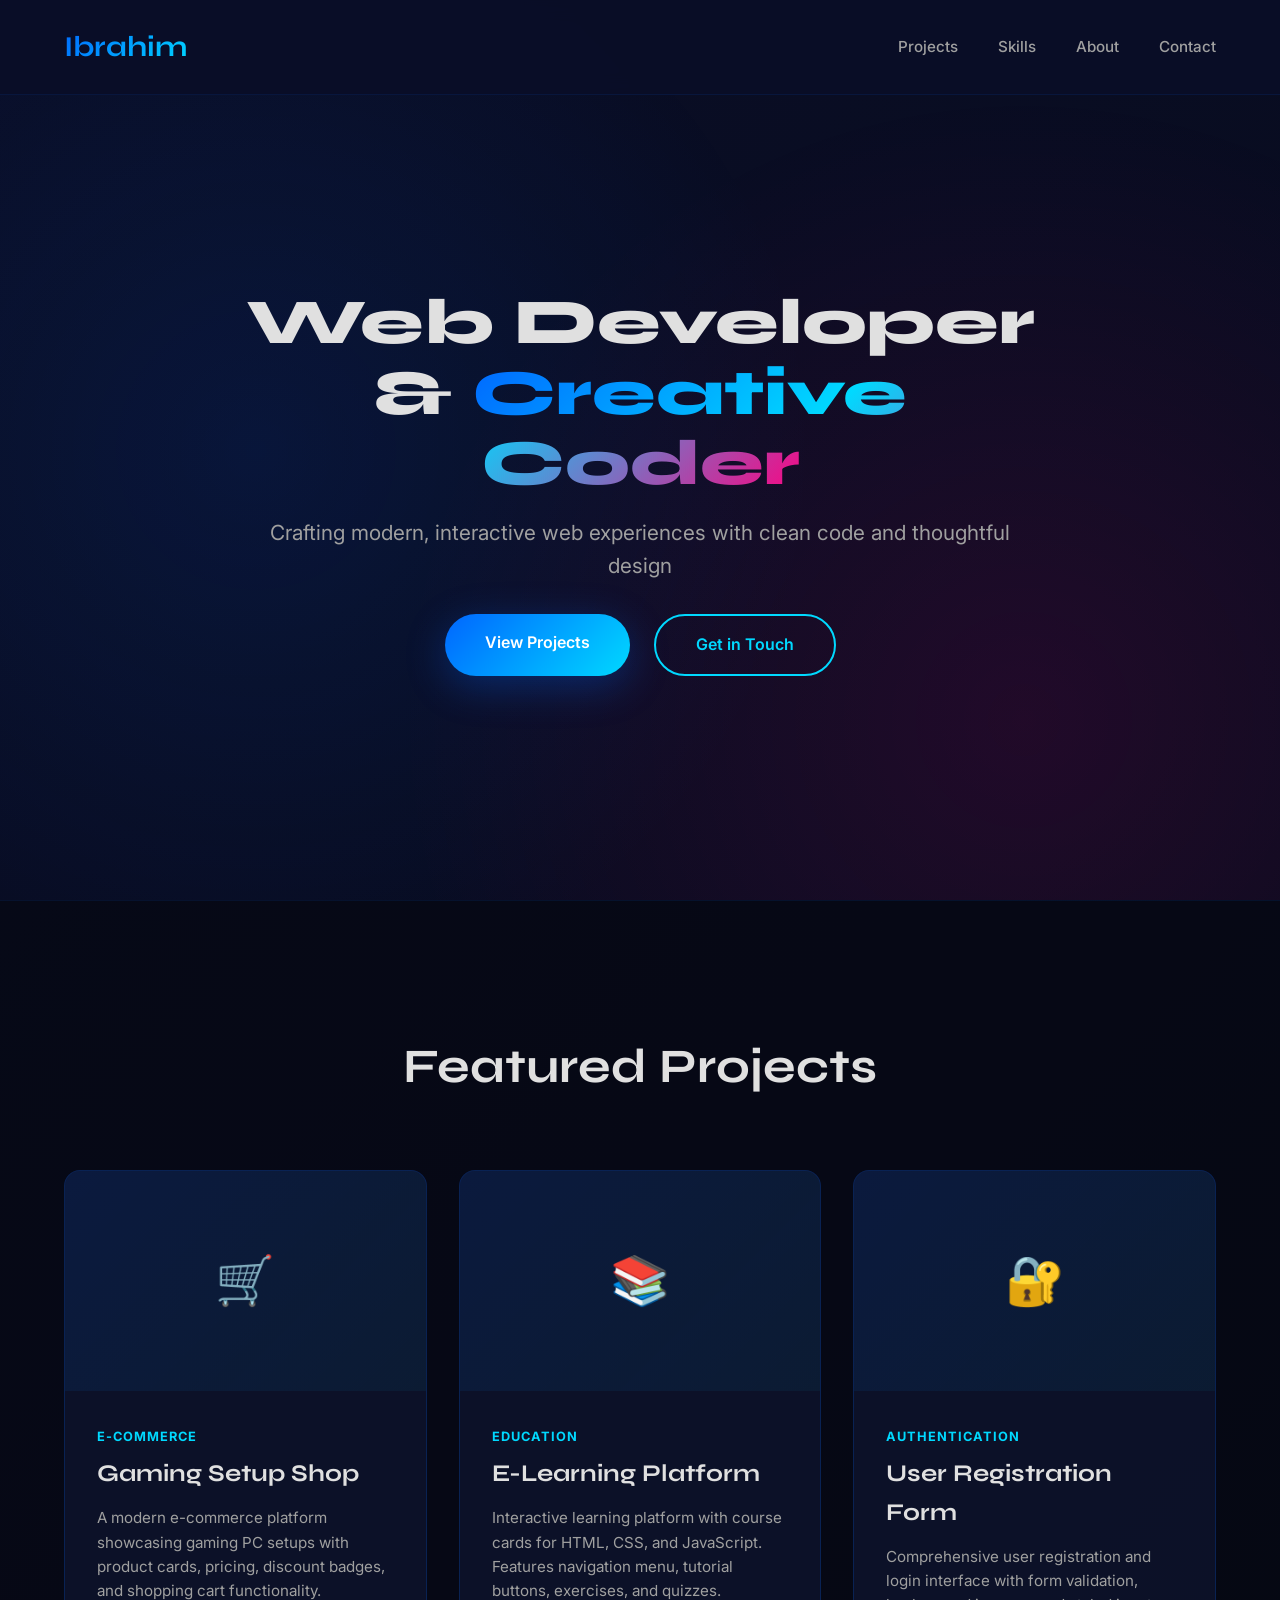
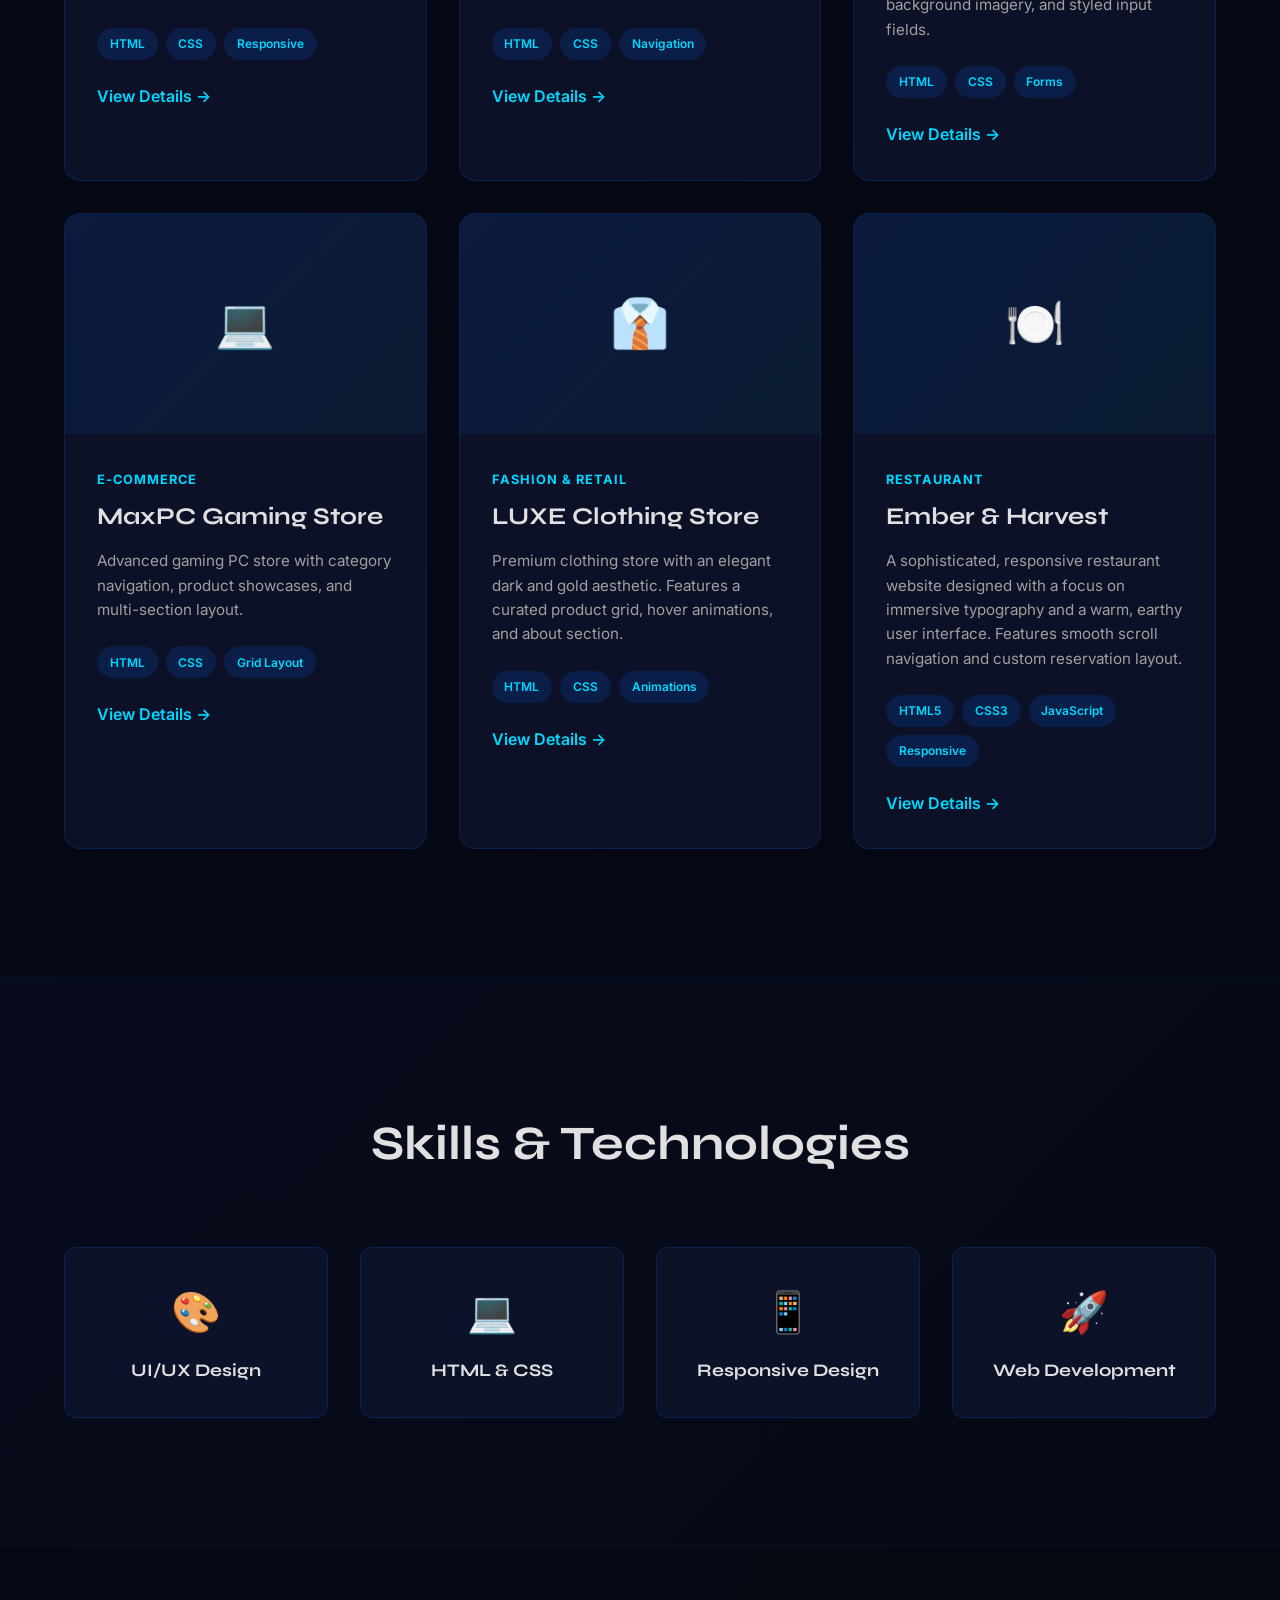
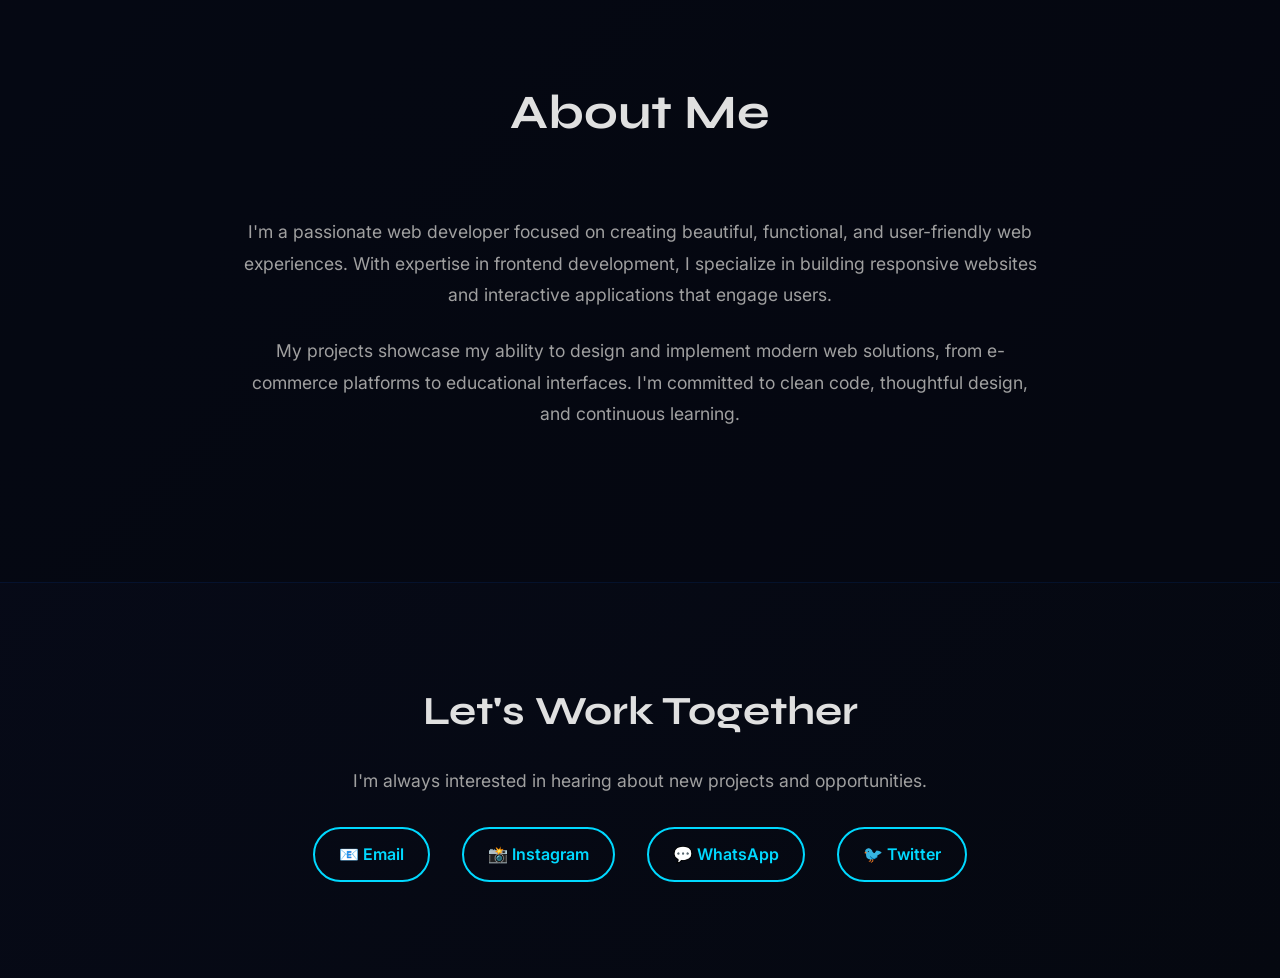
<file: index.html>
<!DOCTYPE html>
<html lang="en">
<head>
    <meta charset="UTF-8">
    <meta name="viewport" content="width=device-width, initial-scale=1.0">
    <title>Ibrahim - Web Developer Portfolio</title>
    <link rel="preconnect" href="https://fonts.googleapis.com">
    <link rel="preconnect" href="https://fonts.gstatic.com" crossorigin>
    <link href="https://fonts.googleapis.com/css2?family=Syne:wght@400;500;600;700;800&family=Inter:wght@300;400;500;600&display=swap" rel="stylesheet">
    <style>
        * {
            margin: 0;
            padding: 0;
            box-sizing: border-box;
        }

        :root {
            --primary: #0066ff;
            --secondary: #00d9ff;
            --dark: #0a0e27;
            --darker: #050810;
            --text: #e0e0e0;
            --text-muted: #a0a0a0;
            --accent: #ff0080;
            --success: #00d97e;
        }

        html {
            scroll-behavior: smooth;
        }

        body {
            font-family: 'Inter', sans-serif;
            background: linear-gradient(135deg, var(--dark) 0%, var(--darker) 100%);
            color: var(--text);
            line-height: 1.6;
            overflow-x: hidden;
            position: relative;
        }

        body::before {
            content: '';
            position: fixed;
            top: 0;
            left: 0;
            width: 100%;
            height: 100%;
            background: 
                radial-gradient(circle at 20% 50%, rgba(0, 102, 255, 0.1) 0%, transparent 50%),
                radial-gradient(circle at 80% 80%, rgba(255, 0, 128, 0.1) 0%, transparent 50%);
            pointer-events: none;
            z-index: -1;
        }

        nav {
            position: fixed;
            top: 0;
            left: 0;
            right: 0;
            background: rgba(10, 14, 39, 0.95);
            backdrop-filter: blur(10px);
            padding: 1.5rem 5%;
            display: flex;
            justify-content: space-between;
            align-items: center;
            z-index: 1000;
            border-bottom: 1px solid rgba(0, 102, 255, 0.1);
        }

        .logo {
            font-family: 'Syne', sans-serif;
            font-size: 1.8rem;
            font-weight: 700;
            background: linear-gradient(135deg, var(--primary), var(--secondary));
            -webkit-background-clip: text;
            -webkit-text-fill-color: transparent;
            background-clip: text;
        }

        nav ul {
            display: flex;
            list-style: none;
            gap: 2.5rem;
        }

        nav a {
            color: var(--text-muted);
            text-decoration: none;
            font-size: 0.95rem;
            font-weight: 500;
            transition: color 0.3s ease;
            position: relative;
        }

        nav a::after {
            content: '';
            position: absolute;
            bottom: -5px;
            left: 0;
            width: 0;
            height: 2px;
            background: var(--secondary);
            transition: width 0.3s ease;
        }

        nav a:hover {
            color: var(--secondary);
        }

        nav a:hover::after {
            width: 100%;
        }

        .hero {
            min-height: 100vh;
            display: flex;
            align-items: center;
            justify-content: center;
            padding: 8rem 5% 4rem;
            text-align: center;
            position: relative;
            overflow: hidden;
        }

        .hero-content {
            max-width: 800px;
            z-index: 10;
            animation: fadeInUp 1s ease-out;
        }

        .hero h1 {
            font-family: 'Syne', sans-serif;
            font-size: 4rem;
            font-weight: 800;
            margin-bottom: 1rem;
            line-height: 1.1;
            animation: fadeInUp 1s ease-out 0.2s both;
        }

        .hero h1 .highlight {
            background: linear-gradient(135deg, var(--primary), var(--secondary), var(--accent));
            -webkit-background-clip: text;
            -webkit-text-fill-color: transparent;
            background-clip: text;
        }

        .hero p {
            font-size: 1.3rem;
            color: var(--text-muted);
            margin-bottom: 2rem;
            animation: fadeInUp 1s ease-out 0.4s both;
        }

        .cta-buttons {
            display: flex;
            gap: 1.5rem;
            justify-content: center;
            animation: fadeInUp 1s ease-out 0.6s both;
        }

        .btn {
            padding: 1rem 2.5rem;
            border: none;
            border-radius: 50px;
            font-size: 1rem;
            font-weight: 600;
            cursor: pointer;
            transition: all 0.3s ease;
            font-family: 'Inter', sans-serif;
            text-decoration: none;
            display: inline-block;
        }

        .btn-primary {
            background: linear-gradient(135deg, var(--primary), var(--secondary));
            color: white;
            box-shadow: 0 10px 40px rgba(0, 102, 255, 0.3);
        }

        .btn-primary:hover {
            transform: translateY(-2px);
            box-shadow: 0 20px 60px rgba(0, 102, 255, 0.5);
        }

        .btn-secondary {
            background: transparent;
            color: var(--secondary);
            border: 2px solid var(--secondary);
        }

        .btn-secondary:hover {
            background: rgba(0, 217, 255, 0.1);
            transform: translateY(-2px);
        }

        .projects {
            padding: 8rem 5%;
            background: rgba(5, 8, 16, 0.6);
            border-top: 1px solid rgba(0, 102, 255, 0.1);
        }

        .section-title {
            font-family: 'Syne', sans-serif;
            font-size: 3rem;
            font-weight: 700;
            margin-bottom: 4rem;
            text-align: center;
        }

        .projects-grid {
            display: grid;
            grid-template-columns: repeat(auto-fit, minmax(350px, 1fr));
            gap: 2rem;
            max-width: 1400px;
            margin: 0 auto;
        }

        .project-card {
            background: rgba(14, 20, 45, 0.8);
            border: 1px solid rgba(0, 102, 255, 0.2);
            border-radius: 16px;
            overflow: hidden;
            transition: all 0.4s ease;
            animation: fadeInUp 0.8s ease-out forwards;
            opacity: 0;
        }

        .project-card:nth-child(1) { animation-delay: 0.1s; }
        .project-card:nth-child(2) { animation-delay: 0.2s; }
        .project-card:nth-child(3) { animation-delay: 0.3s; }
        .project-card:nth-child(4) { animation-delay: 0.4s; }
        .project-card:nth-child(5) { animation-delay: 0.5s; }
        .project-card:nth-child(6) { animation-delay: 0.6s; }

        .project-card:hover {
            border-color: var(--secondary);
            box-shadow: 0 20px 60px rgba(0, 217, 255, 0.2);
            transform: translateY(-8px);
        }

        .project-image {
            width: 100%;
            height: 220px;
            background: linear-gradient(135deg, rgba(0, 102, 255, 0.1), rgba(0, 217, 255, 0.05));
            display: flex;
            align-items: center;
            justify-content: center;
            font-size: 3rem;
            position: relative;
            overflow: hidden;
        }

        .project-image::before {
            content: '';
            position: absolute;
            top: 0;
            left: -100%;
            width: 100%;
            height: 100%;
            background: linear-gradient(90deg, transparent, rgba(255, 255, 255, 0.1), transparent);
            transition: left 0.5s;
        }

        .project-card:hover .project-image::before {
            left: 100%;
        }

        .project-content {
            padding: 2rem;
        }

        .project-tag {
            display: inline-block;
            color: var(--secondary);
            font-size: 0.8rem;
            font-weight: 700;
            text-transform: uppercase;
            margin-bottom: 0.5rem;
            letter-spacing: 1px;
        }

        .project-title {
            font-family: 'Syne', sans-serif;
            font-size: 1.5rem;
            font-weight: 700;
            margin-bottom: 0.8rem;
        }

        .project-desc {
            color: var(--text-muted);
            margin-bottom: 1.5rem;
            line-height: 1.6;
            font-size: 0.95rem;
        }

        .project-tech {
            display: flex;
            flex-wrap: wrap;
            gap: 0.5rem;
            margin-bottom: 1.5rem;
        }

        .tech-badge {
            background: rgba(0, 102, 255, 0.15);
            color: var(--secondary);
            padding: 0.4rem 0.8rem;
            border-radius: 20px;
            font-size: 0.75rem;
            font-weight: 600;
        }

        .project-link {
            display: inline-block;
            color: var(--secondary);
            text-decoration: none;
            font-weight: 600;
            transition: all 0.3s ease;
            position: relative;
        }

        .project-link::after {
            content: ' →';
            transition: transform 0.3s ease;
        }

        .project-link:hover::after {
            transform: translateX(5px);
        }

        .skills {
            padding: 8rem 5%;
            border-top: 1px solid rgba(0, 102, 255, 0.1);
        }

        .skills-grid {
            display: grid;
            grid-template-columns: repeat(auto-fit, minmax(200px, 1fr));
            gap: 2rem;
            max-width: 1200px;
            margin: 0 auto;
        }

        .skill-box {
            background: rgba(14, 20, 45, 0.8);
            border: 1px solid rgba(0, 102, 255, 0.2);
            border-radius: 12px;
            padding: 2rem;
            text-align: center;
            transition: all 0.3s ease;
            animation: fadeInUp 0.8s ease-out forwards;
            opacity: 0;
        }

        .skill-box:nth-child(1) { animation-delay: 0.1s; }
        .skill-box:nth-child(2) { animation-delay: 0.2s; }
        .skill-box:nth-child(3) { animation-delay: 0.3s; }
        .skill-box:nth-child(4) { animation-delay: 0.4s; }

        .skill-box:hover {
            background: rgba(14, 20, 45, 1);
            border-color: var(--accent);
            box-shadow: 0 10px 40px rgba(255, 0, 128, 0.15);
            transform: translateY(-5px);
        }

        .skill-icon {
            font-size: 2.5rem;
            margin-bottom: 0.8rem;
        }

        .skill-name {
            font-family: 'Syne', sans-serif;
            font-weight: 700;
            font-size: 1.1rem;
        }

        .about {
            padding: 8rem 5%;
            background: rgba(5, 8, 16, 0.6);
            border-top: 1px solid rgba(0, 102, 255, 0.1);
        }

        .about-content {
            max-width: 800px;
            margin: 0 auto;
            text-align: center;
            animation: fadeInUp 0.8s ease-out;
        }

        .about-content p {
            font-size: 1.1rem;
            color: var(--text-muted);
            margin-bottom: 1.5rem;
            line-height: 1.8;
        }

        .contact {
            padding: 6rem 5%;
            text-align: center;
            border-top: 1px solid rgba(0, 102, 255, 0.1);
        }

        .contact h2 {
            font-family: 'Syne', sans-serif;
            font-size: 2.5rem;
            margin-bottom: 1.5rem;
        }

        .contact p {
            font-size: 1.1rem;
            color: var(--text-muted);
            margin-bottom: 2rem;
        }

        .contact-links {
            display: flex;
            gap: 2rem;
            justify-content: center;
            margin-top: 2rem;
            flex-wrap: wrap;
        }

        .contact-link {
            color: var(--secondary);
            text-decoration: none;
            font-weight: 600;
            transition: all 0.3s ease;
            padding: 0.8rem 1.5rem;
            border: 2px solid var(--secondary);
            border-radius: 50px;
        }

        .contact-link:hover {
            background: rgba(0, 217, 255, 0.1);
            transform: translateY(-2px);
        }

        @keyframes fadeInUp {
            from { opacity: 0; transform: translateY(30px); }
            to { opacity: 1; transform: translateY(0); }
        }

        @media (max-width: 768px) {
            nav { padding: 1rem 3%; flex-direction: column; gap: 1rem; }
            nav ul { gap: 1rem; font-size: 0.85rem; }
            .hero { padding: 6rem 3% 2rem; }
            .hero h1 { font-size: 2.5rem; }
            .hero p { font-size: 1rem; }
            .cta-buttons { flex-direction: column; gap: 1rem; }
            .btn { width: 100%; }
            .section-title { font-size: 2rem; }
            .projects-grid { grid-template-columns: 1fr; }
            .skills-grid { grid-template-columns: repeat(2, 1fr); }
            .contact-links { flex-direction: column; gap: 1rem; }
            .contact-link { width: 100%; }
        }
    </style>
</head>
<body>

    <nav>
        <div class="logo">Ibrahim</div>
        <ul>
            <li><a href="#projects">Projects</a></li>
            <li><a href="#skills">Skills</a></li>
            <li><a href="#about">About</a></li>
            <li><a href="#contact">Contact</a></li>
        </ul>
    </nav>

    <section class="hero">
        <div class="hero-content">
            <h1>Web Developer & <span class="highlight">Creative Coder</span></h1>
            <p>Crafting modern, interactive web experiences with clean code and thoughtful design</p>
            <div class="cta-buttons">
                <a href="#projects" class="btn btn-primary">View Projects</a>
                <a href="#contact" class="btn btn-secondary">Get in Touch</a>
            </div>
        </div>
    </section>

    <section class="projects" id="projects">
        <h2 class="section-title">Featured Projects</h2>
        <div class="projects-grid">

            <div class="project-card">
                <div class="project-image">🛒</div>
                <div class="project-content">
                    <span class="project-tag">E-Commerce</span>
                    <h3 class="project-title">Gaming Setup Shop</h3>
                    <p class="project-desc">A modern e-commerce platform showcasing gaming PC setups with product cards, pricing, discount badges, and shopping cart functionality.</p>
                    <div class="project-tech">
                        <span class="tech-badge">HTML</span>
                        <span class="tech-badge">CSS</span>
                        <span class="tech-badge">Responsive</span>
                    </div>
                    <a href="https://ibrahimxxd1.github.io/pro/" class="project-link" target="_blank">View Details</a>
                </div>
            </div>

            <div class="project-card">
                <div class="project-image">📚</div>
                <div class="project-content">
                    <span class="project-tag">Education</span>
                    <h3 class="project-title">E-Learning Platform</h3>
                    <p class="project-desc">Interactive learning platform with course cards for HTML, CSS, and JavaScript. Features navigation menu, tutorial buttons, exercises, and quizzes.</p>
                    <div class="project-tech">
                        <span class="tech-badge">HTML</span>
                        <span class="tech-badge">CSS</span>
                        <span class="tech-badge">Navigation</span>
                    </div>
                    <a href="https://ibrahimxxd1.github.io/port/" class="project-link" target="_blank">View Details</a>
                </div>
            </div>

            <div class="project-card">
                <div class="project-image">🔐</div>
                <div class="project-content">
                    <span class="project-tag">Authentication</span>
                    <h3 class="project-title">User Registration Form</h3>
                    <p class="project-desc">Comprehensive user registration and login interface with form validation, background imagery, and styled input fields.</p>
                    <div class="project-tech">
                        <span class="tech-badge">HTML</span>
                        <span class="tech-badge">CSS</span>
                        <span class="tech-badge">Forms</span>
                    </div>
                    <a href="https://ibrahimxxd1.github.io/portfolio/" class="project-link" target="_blank">View Details</a>
                </div>
            </div>

            <div class="project-card">
                <div class="project-image">💻</div>
                <div class="project-content">
                    <span class="project-tag">E-Commerce</span>
                    <h3 class="project-title">MaxPC Gaming Store</h3>
                    <p class="project-desc">Advanced gaming PC store with category navigation, product showcases, and multi-section layout.</p>
                    <div class="project-tech">
                        <span class="tech-badge">HTML</span>
                        <span class="tech-badge">CSS</span>
                        <span class="tech-badge">Grid Layout</span>
                    </div>
                    <a href="https://ibrahimxxd1.github.io/ptr/" class="project-link" target="_blank">View Details</a>
                </div>
            </div>

            <div class="project-card">
                <div class="project-image">👔</div>
                <div class="project-content">
                    <span class="project-tag">Fashion & Retail</span>
                    <h3 class="project-title">LUXE Clothing Store</h3>
                    <p class="project-desc">Premium clothing store with an elegant dark and gold aesthetic. Features a curated product grid, hover animations, and about section.</p>
                    <div class="project-tech">
                        <span class="tech-badge">HTML</span>
                        <span class="tech-badge">CSS</span>
                        <span class="tech-badge">Animations</span>
                    </div>
                    <a href="https://ibrahimxxd1.github.io/cloths-shop/" class="project-link" target="_blank">View Details</a>
                </div>
            </div>

            <div class="project-card">
                <div class="project-image">🍽️</div>
                <div class="project-content">
                    <span class="project-tag">Restaurant</span>
                    <h3 class="project-title">Ember & Harvest</h3>
                    <p class="project-desc">A sophisticated, responsive restaurant website designed with a focus on immersive typography and a warm, earthy user interface. Features smooth scroll navigation and custom reservation layout.</p>
                    <div class="project-tech">
                        <span class="tech-badge">HTML5</span>
                        <span class="tech-badge">CSS3</span>
                        <span class="tech-badge">JavaScript</span>
                        <span class="tech-badge">Responsive</span>
                    </div>
                    <a href="https://ibrahimxxd1.github.io/resto/" class="project-link" target="_blank">View Details</a>
                </div>
            </div>

        </div>
    </section>

    <section class="skills" id="skills">
        <h2 class="section-title">Skills & Technologies</h2>
        <div class="skills-grid">
            <div class="skill-box">
                <div class="skill-icon">🎨</div>
                <div class="skill-name">UI/UX Design</div>
            </div>
            <div class="skill-box">
                <div class="skill-icon">💻</div>
                <div class="skill-name">HTML & CSS</div>
            </div>
            <div class="skill-box">
                <div class="skill-icon">📱</div>
                <div class="skill-name">Responsive Design</div>
            </div>
            <div class="skill-box">
                <div class="skill-icon">🚀</div>
                <div class="skill-name">Web Development</div>
            </div>
        </div>
    </section>

    <section class="about" id="about">
        <h2 class="section-title">About Me</h2>
        <div class="about-content">
            <p>I'm a passionate web developer focused on creating beautiful, functional, and user-friendly web experiences. With expertise in frontend development, I specialize in building responsive websites and interactive applications that engage users.</p>
            <p>My projects showcase my ability to design and implement modern web solutions, from e-commerce platforms to educational interfaces. I'm committed to clean code, thoughtful design, and continuous learning.</p>
        </div>
    </section>

    <section class="contact" id="contact">
        <h2>Let's Work Together</h2>
        <p>I'm always interested in hearing about new projects and opportunities.</p>
        <div class="contact-links">
            <a href="mailto:ibrahim.builds1@gmail.com" class="contact-link" target="_blank">📧 Email</a>
            <a href="https://www.instagram.com/ibrahim.builds/" class="contact-link" target="_blank">📸 Instagram</a>
            <a href="#" class="contact-link">💬 WhatsApp</a>
            <a href="#" class="contact-link">🐦 Twitter</a>
        </div>
    </section>

</body>
</html>
</file>
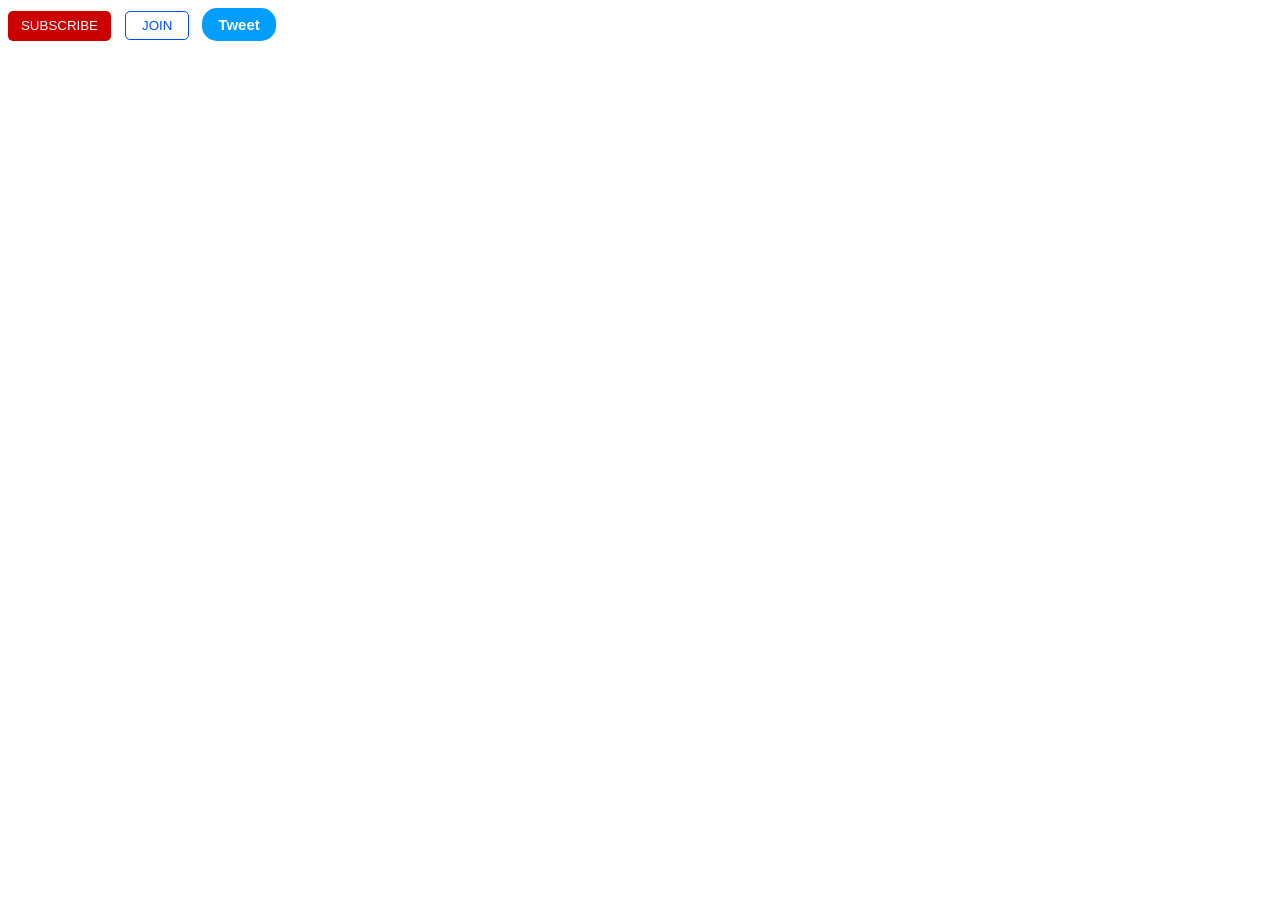
<file: buttons.html>
<!DOCTYPE html>
<html>
    <head>
        <title> made by ibrahim</title>
        <link rel="stylesheet" href="buttons.css">
    </head>
    <body>
        <button class="SUBSCRIBE-button">
    SUBSCRIBE 
</button>
<button class="JOIN-button">
    JOIN
</button>
<button class="Tweet-button">
    Tweet
</button>
    </body>
</html>
</file>
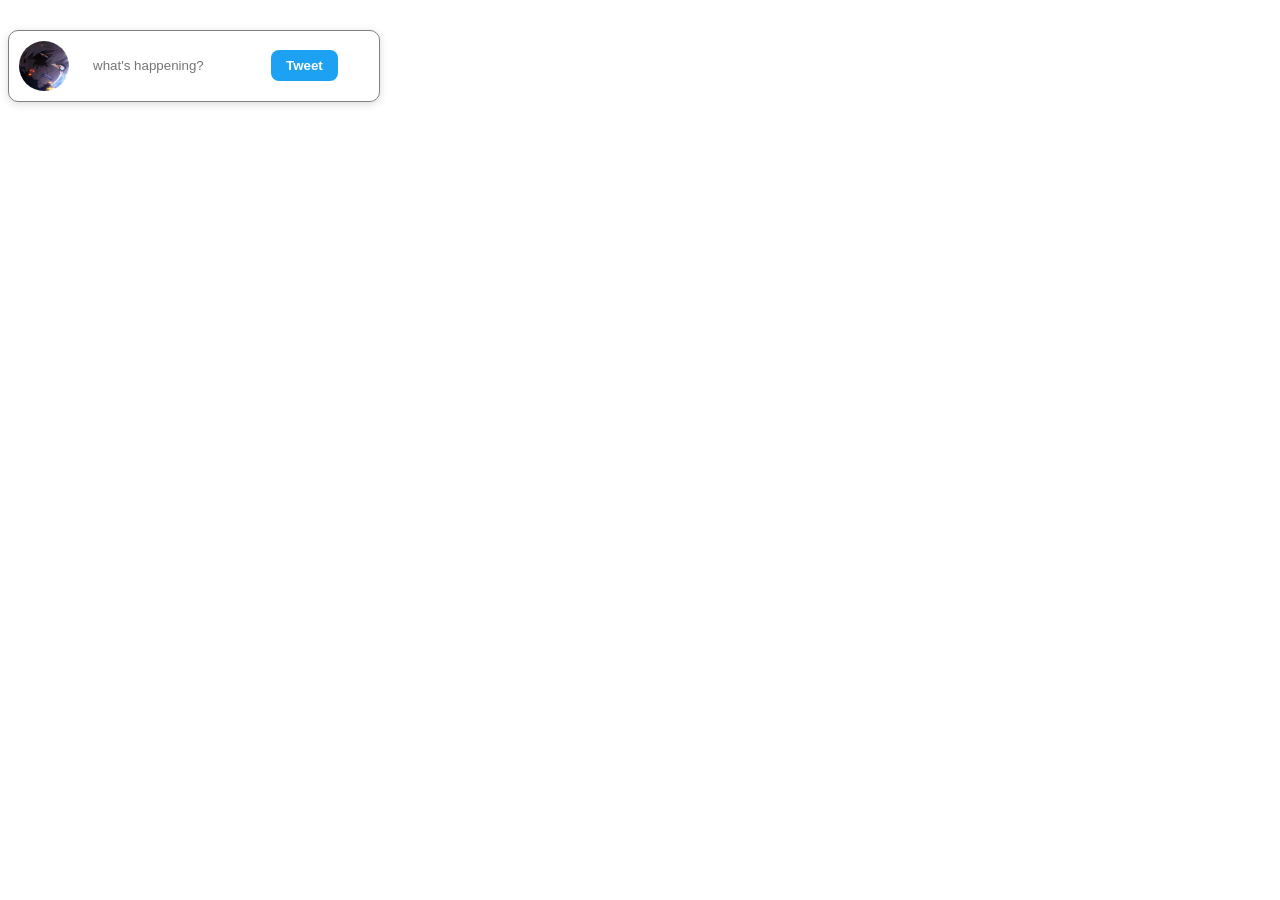
<file: div.html>
<!DOCTYPE html>
<html>
    <head>
        <title>
            x.com
        </title>
        <style>
            .p-3{
                margin-top: 30px;
                border: 1px solid grey;
                padding: 10px;
                width: 350px;
                border-radius: 10px;
                box-shadow: 0 2px 8px rgba(0,0,0,0.15);
                
            }
            .p-0{
                width: 50px;
                display: inline;
                border-radius: 50%;
                margin-right: 15px;
                vertical-align: middle;

            }
            .p-1{
                border-style: none;
                padding: 10px 5px;
                outline-style: none;
            }
            .p-2{
                padding: 8px 15px;
                background-color:rgb(29,161,242);
                color: white;
                border-style: none;
                border-radius: 8px;
                cursor: pointer;
                font-family: Verdana, Geneva, Tahoma, sans-serif;
                font-weight: bold;
                font-style: inherit;
            }
        </style>
    </head>
    <body>
        <div class="p-3">
            <img class="p-0" src="Bakugo Katsuki.jpeg">
            <input class="p-1" type="text" placeholder="what's happening?" >
            <button class="p-2">
                Tweet
            </button>
        </div>
    </body>
</html>
</file>
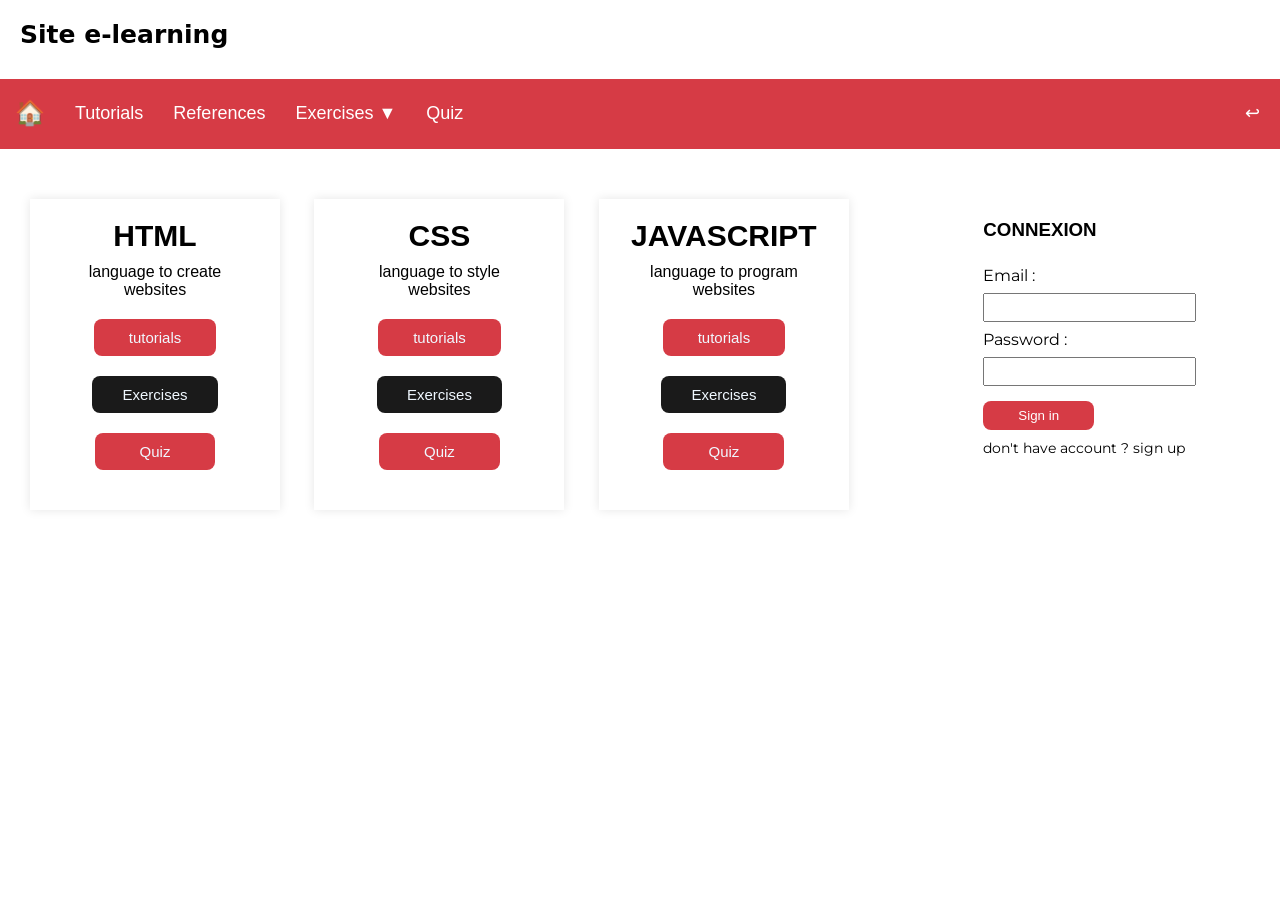
<file: e-learning.html>
<!DOCTYPE html>
<html>
    <head>
        <title>e-learning</title>
        <link rel="preconnect" href="https://fonts.googleapis.com">
        <link rel="preconnect" href="https://fonts.gstatic.com" crossorigin>
        <link href="https://fonts.googleapis.com/css2?family=Roboto:ital,wght@0,100..900;1,100..900&display=swap" rel="stylesheet">
        <link rel="preconnect" href="https://fonts.googleapis.com">
        <link rel="preconnect" href="https://fonts.gstatic.com" crossorigin>
        <link href="https://fonts.googleapis.com/css2?family=Montserrat:ital,wght@0,100..900;1,100..900&family=Roboto:ital,wght@0,100..900;1,100..900&display=swap" rel="stylesheet">
        
        <style>
            * {
                margin: 0;
                padding: 0;
                box-sizing: border-box;
            }
            
            body {
                font-family: Arial, sans-serif;
            }
            
            .title-0 {
                padding: 10px 20px;
                margin-bottom: 20px;
                margin-top: 10px;
                font-family:system-ui, -apple-system, BlinkMacSystemFont, 'Segoe UI', Roboto, Oxygen, Ubuntu, Cantarell, 'Open Sans', 'Helvetica Neue', sans-serif ;
                font-size: 25px;
            }
            
            .div-1 {
                width: 100%;
                background-color: #D63B45;
                padding-top: 20px;
                height:70px;
                margin-bottom: 30px;

            }
            
            nav {
                display: flex;
                align-items: center;
                justify-content: space-between;
            }
            .nav-left {
                display: flex;
                align-items: center;
                gap: 30px;
            
            }
            
            a {
                color: white;
                text-decoration: none;
                font-size: 18px;
                cursor: pointer;
                transition: opacity 0.3s;
            }
            .a-1{
                margin-right: 20px;
            }
            
            a:hover {
                opacity: 0.8;
            }
            
            .home-icon {
                font-size: 24px;
                margin-left: 15px;
            }
            .card{
                background-color:white;
                width: 250px;
                margin-left: 30px;
                height: auto;
                padding-bottom: 20px;
                margin-top: 20px;
                box-shadow:0 0 10px rgba(0,0,0,0.1);
                display: inline-block;
                
              
            }
            .title-1{
                text-align: center;
                padding-top: 20px;
                margin-bottom: 0;
                font-size: 30px;
            }
            .p-1{
                margin-bottom: 20px;
                text-align: center;
                padding-top: 10px;
            }
            .button-1{
                display: block;
                margin: 0 auto;
                background-color:#D63B45;
                padding: 10px 35px;
                outline: none;
                border-style: none;
                border-radius: 8px;
                cursor: pointer;
                color: aliceblue;
                margin-bottom: 20px;
                font-size: 15px;
            }
            .button-2{
                display: block;
                margin: 0 auto;
                background-color: #1a1a1a;
                padding: 10px 30px;
                outline: none;
                border-style: none;
                border-radius: 8px;
                cursor: pointer;
                color: aliceblue;
                margin-bottom: 20px;
                font-size: 15px;
            }
            .button-3{
                display: block;
                margin: 0 auto;
                background-color: #D63B45;
                padding: 10px 45px;
                outline: none;
                border-style: none;
                border-radius: 8px;
                cursor: pointer;
                color: aliceblue;
                margin-bottom: 20px;
                font-size: 15px;

            }
            .card:hover{
                background-color: lightgray;
                transition: background-color 0.7s;
                
            }
            .f-1{
                display: inline-block;
                vertical-align: top;
                margin-top: 40px;
                margin-left: 130px;
            }
            .input-1{
                display: block;
                margin-top: 8px;
                margin-bottom: 8px;
                padding: 5px 20px;
                outline: none;
            }
            .p-2{
                margin-bottom: 25px;
            }
            .input-2{
                margin-top: 8px;
                padding: 5px 20px;
                outline: none;
                display: block;
                margin-bottom: 15px;
            }
            label{
                font-family: Montserrat;
            }
            .b-1{
                padding: 7px 35px;
                cursor: pointer;
                color: white;
                background-color: #D63B45;
                outline: none;
                border-style: none;
                border-radius: 8px;
                margin-bottom: 9px;
            }
            .b-1:hover{
                opacity: 0.7;
                transition: opacity 0.5s;
            }
            .para-5{
                font-family:Montserrat ;
                font-size: 14px;
            }

            
        </style>
    </head>
    <body>
        <h3 class="title-0">Site e-learning</h3>
        
        <div class="div-1">
            <nav>
                <div class="nav-left">
                    <a class="home-icon">🏠</a>
                    <a>Tutorials</a>
                    <a>References</a>
                    <a>Exercises ▼</a>
                    <a>Quiz</a>
                </div>
                <a class="a-1">↩</a>
            </nav>
        </div>
        
            <div class="card">
                <h3 class="title-1">
                    HTML
                </h3>
                <p class="p-1">
                    language to create <br> websites <br>
                </p>
                <button class="button-1">
                    tutorials
                </button>
                <button class="button-2">
                    Exercises
                </button>
                <button class="button-3">
                    Quiz
                </button>
            </div>

             <div class="card">
                <h3 class="title-1">
                    CSS
                </h3>
                <p class="p-1">
                    language to style <br> websites <br>
                </p>
                <button class="button-1">
                    tutorials
                </button>
                <button class="button-2">
                    Exercises
                </button>
                <button class="button-3">
                    Quiz
                </button>
            </div>

             <div class="card">
                <h3 class="title-1">
                    JAVASCRIPT
                </h3>
                <p class="p-1">
                    language to program <br> websites <br>
                </p>
                <button class="button-1">
                    tutorials
                </button>
                <button class="button-2">
                    Exercises
                </button>
                <button class="button-3">
                    Quiz
                </button>
            </div>
            <div class="f-1">
                <h3 class="p-2">
                    CONNEXION
                </h3>
                <label for="email">Email :</label><br>
                <input type="text" class="input-1">
                <label for="password">Password :</label><br>
                <input type="password" class="input-2">
                <button class="b-1">
                    Sign in
                </button>
                <p class="para-5">
                    don't have account ? sign up
                </p>
            </div>
        
            
            
    </body>
</html>
</file>
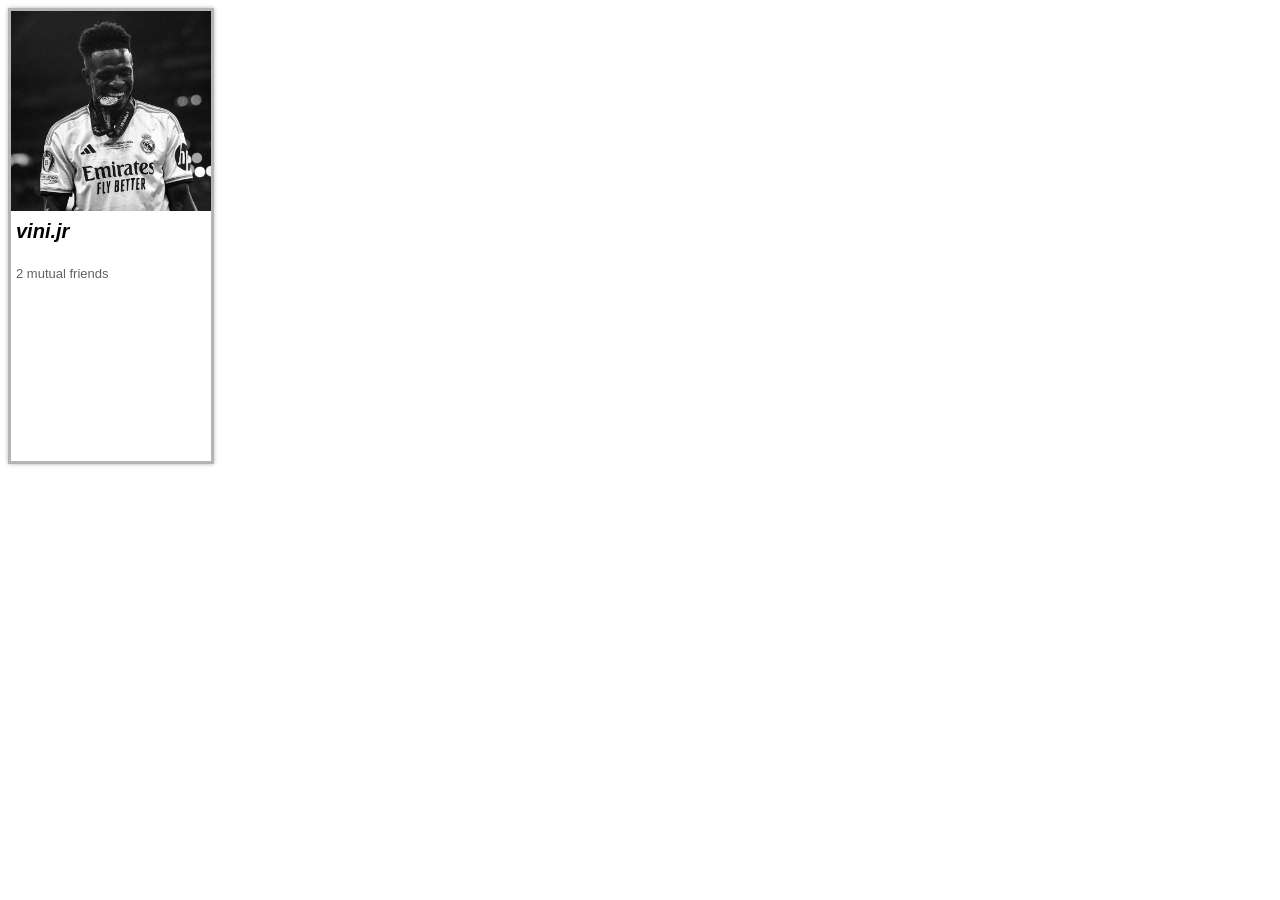
<file: exercises.html>
<!DOCTYPE html>
<html>
    <head>
        <title>
            mouse shiy
        </title>
        <style>
            .div-1{
                width: 200px;
                height: 450px;
                border-style:outset;
                border-style: solid;
                border-color: rgb(180,180,180);
                box-shadow: 0 0 4px rgb(180,180,180);
                
                
            }
            .vini-1{
                width: 200px;
                
            }
            .vini-2{
                margin-top: 5px;
                font-family: Arial, Helvetica, sans-serif;
                font-weight: bold;
                font-style: oblique;
                font-size: 20px;
                margin-left: 5px;
                margin-bottom: 0px;
            }
            .p-1{
                margin-top: 5px;
                font-family: 'Segoe UI', Tahoma, Geneva, Verdana, sans-serif;
                font-size: small;
                margin-left: 5px;
                font-weight: light;
                color: rgb(96,96,96);
            }
        </style>
    </head>
    <body>
        <div class="div-1">
            <img src="vini.jpg" class="vini-1">
            <div >
                <p class="vini-2">
                    vini.jr
                </p>
                <div>
                    <img 
                </div>
                <p class="p-1">
                    2 mutual friends
                </p>
            </div>
        </div>
    </body>
</html>
</file>
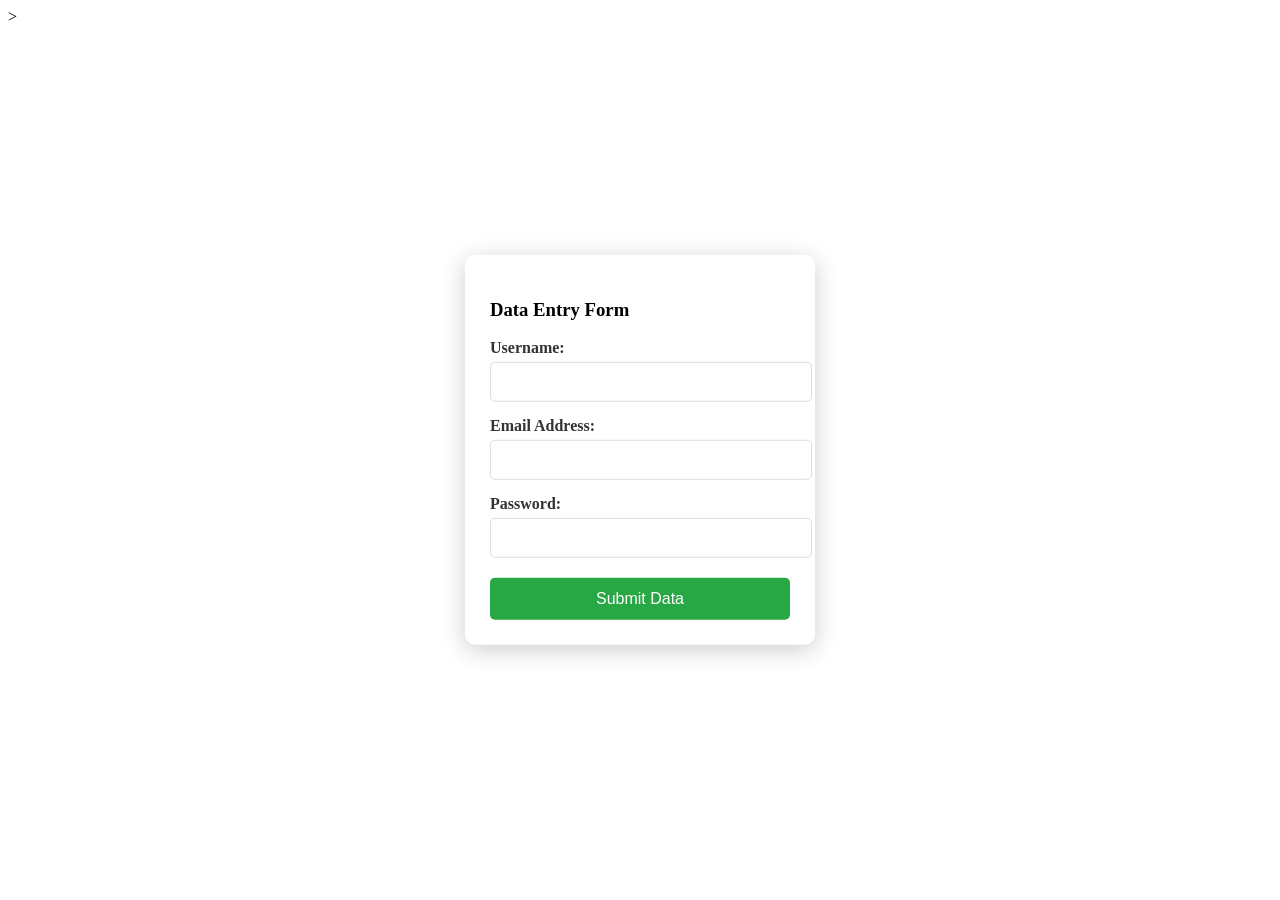
<file: getting-back.html>
<!DOCTYPE html>
<html>
    <head>
        <title>
            uber clone app
        </title>
        <style>
            .form-box {
                position: absolute;
                top: 50%;
                left: 50%;
                transform: translate(-50%, -50%);
                width: 300px;
                background: white;
                padding: 25px;
                border-radius: 10px;
                box-shadow: 0 5px 25px rgba(0,0,0,0.2);
                }

                .form-box label {
                display: block;
                margin-top: 15px;
                margin-bottom: 5px;
                font-weight: bold;
                color: #333;
                }

                .form-box input {
                width: 100%;
                padding: 10px;
                border: 1px solid #ddd;
                border-radius: 5px;
                font-size: 16px;
                }

                .form-box button {
                width: 100%;
                padding: 12px;
                background: #28a745;
                color: white;
                border: none;
                border-radius: 5px;
                margin-top: 20px;
                font-size: 16px;
                cursor: pointer;
                }
        </style>
         
    </head>
    <body>
        <div class="form-box">
        <h3>Data Entry Form</h3>
        
        <label>Username:</label>
        <input type="text">
        
        <label>Email Address:</label>
        <input type="email">
        
        <label>Password:</label>
        <input type="password">
        
        <!-- Add 6 more pairs -->
        <button>Submit Data</button>
</div>>
    </body>
</html>
</file>
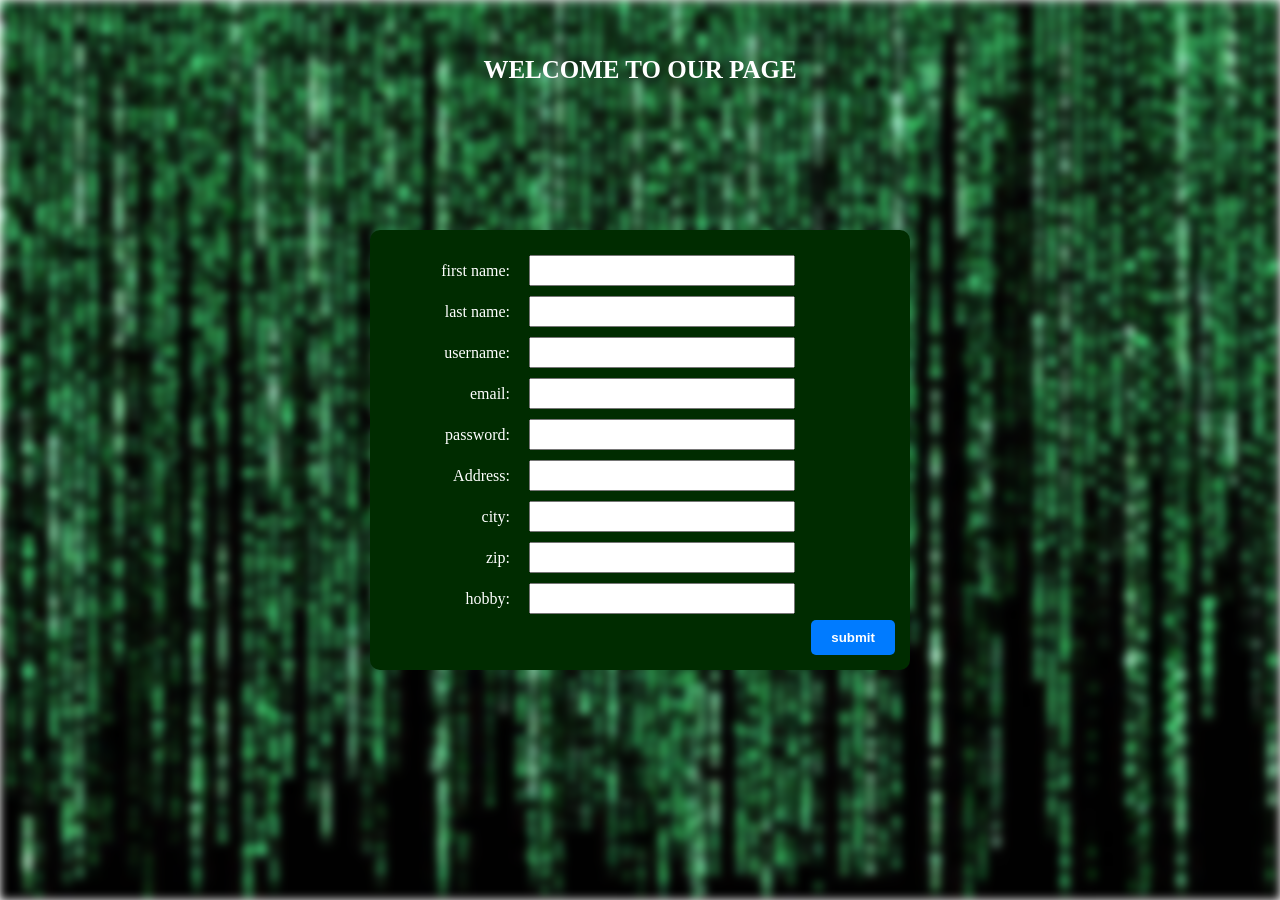
<file: login.html>
<!DOCTYPE html>
<html>
<head>
    <title> log in</title>
  <style>
    html, body {
        margin: 0;
        padding: 0;
        height: 100%;
        overflow: hidden;
    }

    .picture-1 {
        width: 100%;
        height: 100%;
        object-fit: cover;
        display: block;
        filter: blur(5px);
    }
    .para-1{
        position: absolute;
        color: white;
        top: 5%;
        left: 50%;
        transform: translate(-50%, -50%);
        background: none;
        padding: 20px;
        font-weight: bolder;
        font-size: 25px;
    }
    .div-2{
        position:absolute;
        background-color: #002c00 ;
        width: 500px;          
        height: 400px;          
        top: 50%;               
        left: 50%;
        transform: translate(-50%, -50%);
        padding: 20px;          
        border-radius: 10px;
        
        
    }
    .div-2 input {
        display: inline-block;  
        width: 250px;          
        padding: 6px;
        margin: 5px 0;         
        vertical-align: middle; 
        outline: none;
    }
    .div-2 label {
        display: inline-block;
        width: 120px;           
        text-align: right;      
        margin-right: 15px;     
        color: white;
        vertical-align: middle; 
}
    .butt-1{
        position: absolute;
        bottom: 15px;
        right: 15px;
        padding: 10px 20px;
        background-color: #007bff;
        color: white;
        border: none;
        border-radius: 5px;
        cursor: pointer;
        font-weight: bold;
    }
    .butt-1:hover{
        background-color:#0056b3;
    }
    
    
  </style>
</head>

<body>
  <img src="matrix.jpg" class="picture-1">
  <h3 class="para-1">
        WELCOME TO OUR PAGE
  </h3>
  <div class="div-2">
    <label for="first name" >first name:</label>
    <input type="text" >
    <label for=" last name"> last name:</label>
    <input type="text">
    <label for="username"> username:</label>
    <input type="text" >
    <label for="email"> email:</label>
    <input type="text" >
    <label for="password">password:</label>
    <input type="password">
    <label for="Address">Address:</label>
    <input type="text" >
    <label for="city">city:</label>
    <input type="text" >
    <label for="zip"> zip:</label>
    <input type="text">
    <label for="hobby">hobby:</label>
    <input type="text" >
    <button class="butt-1">
        submit
    </button>
    
  </div>
 

</body>
</html>
</file>
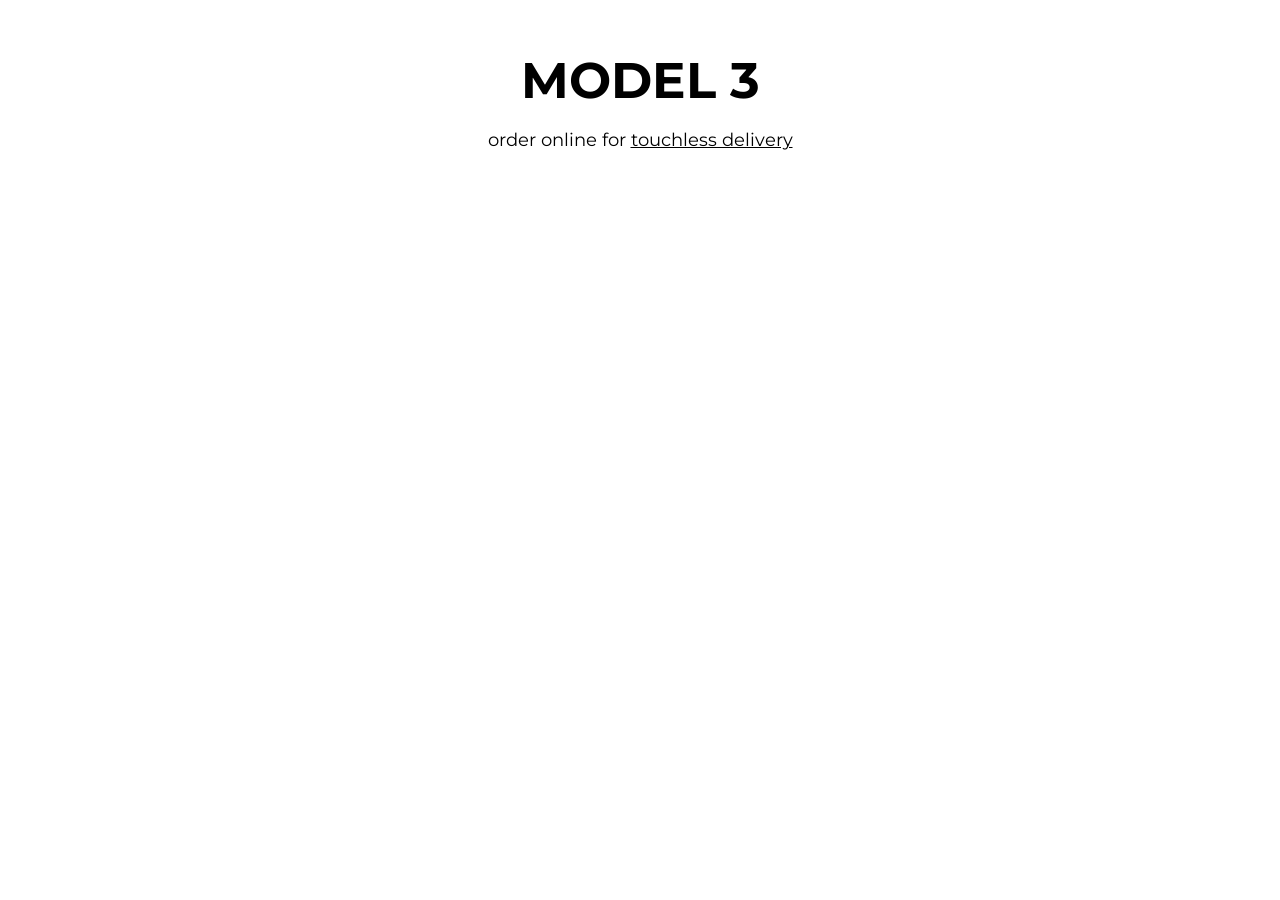
<file: model3.html>
<!DOCTYPE html>
<html>
    <head>
        <title>modelling</title>
        <link rel="preconnect" href="https://fonts.googleapis.com">
        <link rel="preconnect" href="https://fonts.gstatic.com" crossorigin>
        <link href="https://fonts.googleapis.com/css2?family=Montserrat:ital,wght@0,100..900;1,100..900&display=swap" rel="stylesheet">
        <link rel="stylesheet" href="model3.css">
        <p class="pa-1">
            MODEL 3
        </p>
        <p class="pa-2">
            order online for <span class="pa-3"> touchless delivery</span>
        </p>

    </head>
    <body></body>
</html>
</file>
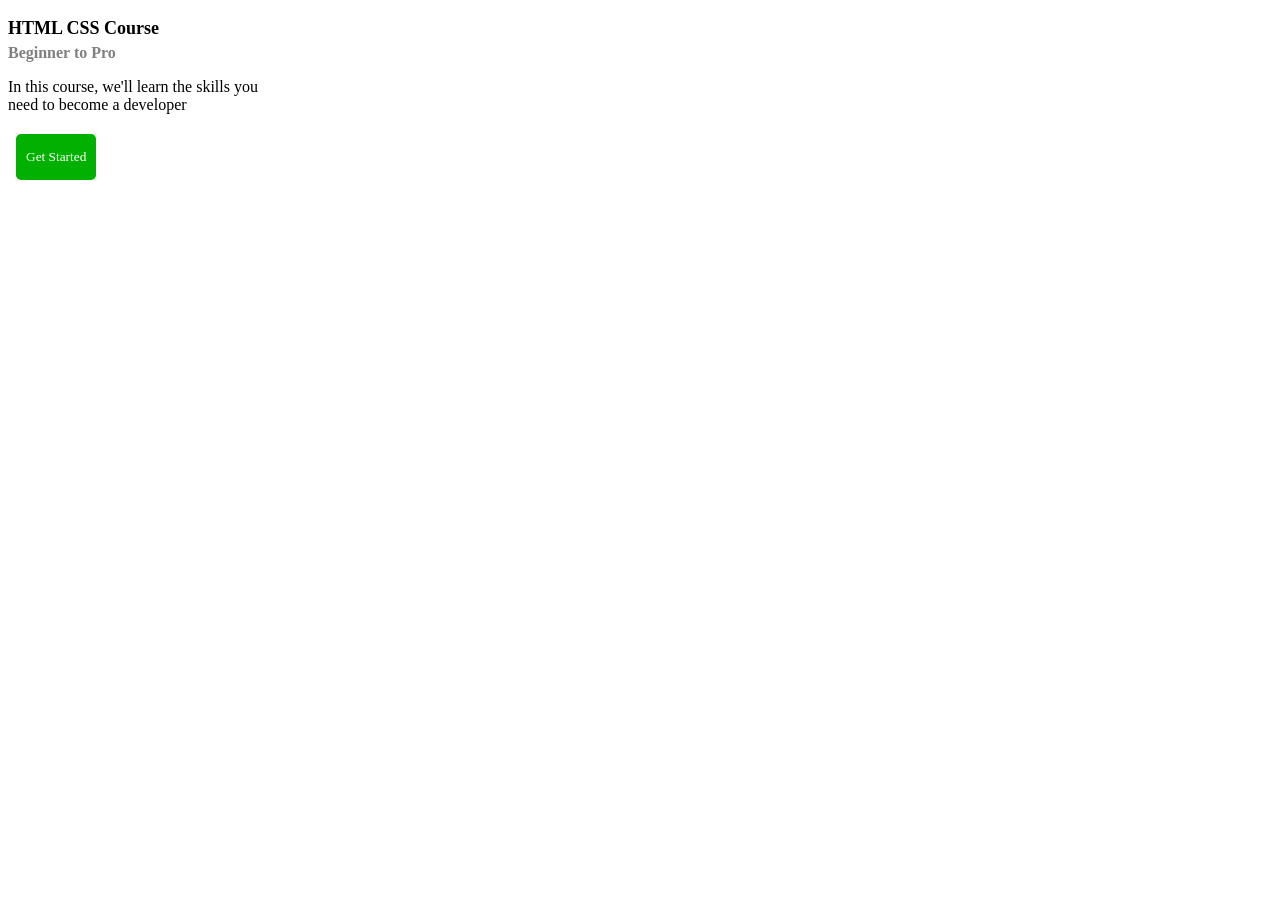
<file: text.html>
<!DOCTYPE html>
<html>
    <head>
        <title>third day of html and css</title>
        <link rel="stylesheet" href="text.css">
    </head>
    <body><p class="html-css">
    HTML CSS Course
</p>
<p class="am-beginner">
    Beginner to Pro
</p>
<p class="course-p">
    In this course, we'll learn the skills you need to become a developer
</p>
<button class="Get-started">
    Get Started
</button>
</body>
</html>
</file>
<file: buttons.css>
.SUBSCRIBE-button{
    background-color: rgb(204, 0, 0);
    color:white;
    border:none;
    height:30px;
    width:103px;
    border-radius:5px;
    cursor: pointer;
    margin-right:10px;
    transition: background-color 0.5s;
    transition:0.5s;
  

    }
    .SUBSCRIBE-button:hover{
        background-color: rgb(132, 132, 132); 
    }
    .SUBSCRIBE-button:active{ 
       opacity: 0.6; 
       transform:scale(1.2)
    }
  

    .JOIN-button{
        background-color:white;
        border-color: rgb(0, 76, 255); 
        color:rgb(0, 76, 255);
        padding: 6px 16px;
        cursor: pointer;
        border-radius:5px;
        border-style:solid;
        border-width:1px;
        margin-bottom: 300px;
    }
    .JOIN-button:hover{
        background-color:  rgb(0, 76, 255);
        color:white ;
        transition: background-color 0.5s;  
    }
    .JOIN-button:active{
        opacity: 0.7;
    }

    .Tweet-button{
        background-color: rgb(2, 158, 255);
        color: white;
        border-radius: 15px;
        cursor: pointer;
        border-style:solid;
        padding: 8px 16px;
        border-width:2px;
        border:none;
        margin-left:9px;
        font-weight:bold;
        font-size:15px;
        transition: box-shadow 0.5s;
        transition: background-color 0.5s;
        transition: color 0.5s;
        transition: opacity 0.5s;
       
      
    }
    .Tweet-button:hover{
        color:rgb(2, 158, 255);
        background-color: orange ;
         box-shadow:5px 5px 5px  rgb(211, 211, 211)
    }
    .Tweet-button:active{
        opacity : 0.6
    }
</file>
<file: model3.css>
.pa-1{
    font-family: montserrat;
    font-weight: bold;
    font-size: 50px;
    text-align: center;
    margin-bottom: 10px;
}
.pa-2{
    font-family:montserrat ;
    font-size: large;
    text-align: center;
    

}
.pa-3{
    text-decoration: underline;
}
</file>
<file: text.css>
.html-css{
        font-family: verdana;
        font-size: large;
        font-weight:bold;
        margin-bottom: 5px;
        
    }
    .am-beginner{
        font-family: verdana;
        font-size: medium;
        font-weight: bold;
        color:grey;
        margin-top: 3px;

    }
    .course-p{
        font-family: verdana;
        font-size: medium;
        width: 280px;
        margin-bottom: 20px;
    }
    .Get-started{
        padding:15px 10px;
        font-family: verdana;
        background-color: rgb(1, 176, 1);
        border:none;
        border-radius: 5px;
        cursor: pointer;
        margin-left: 8px;
        color : white;
    }
    .Get-started:hover{
        transform:scale(1.2);
        transition: transform 0.5s;

    }
</file>
